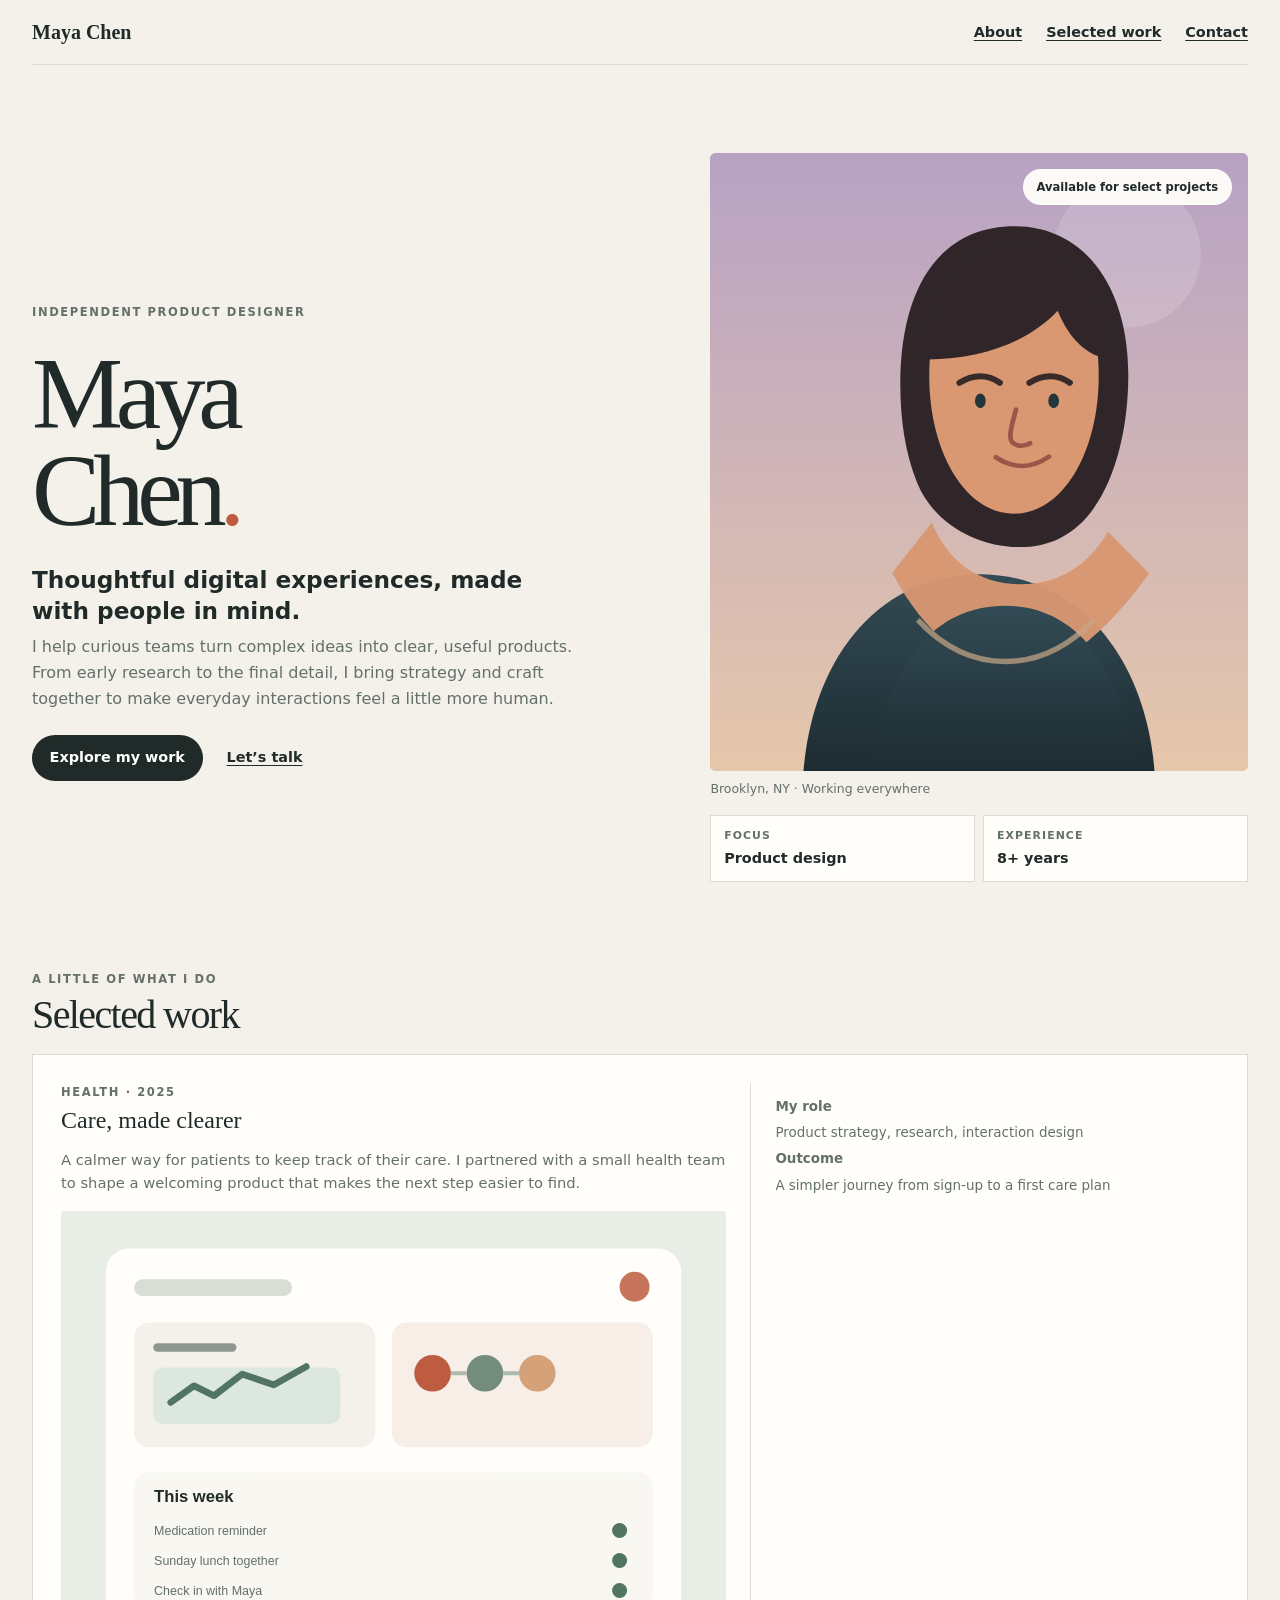
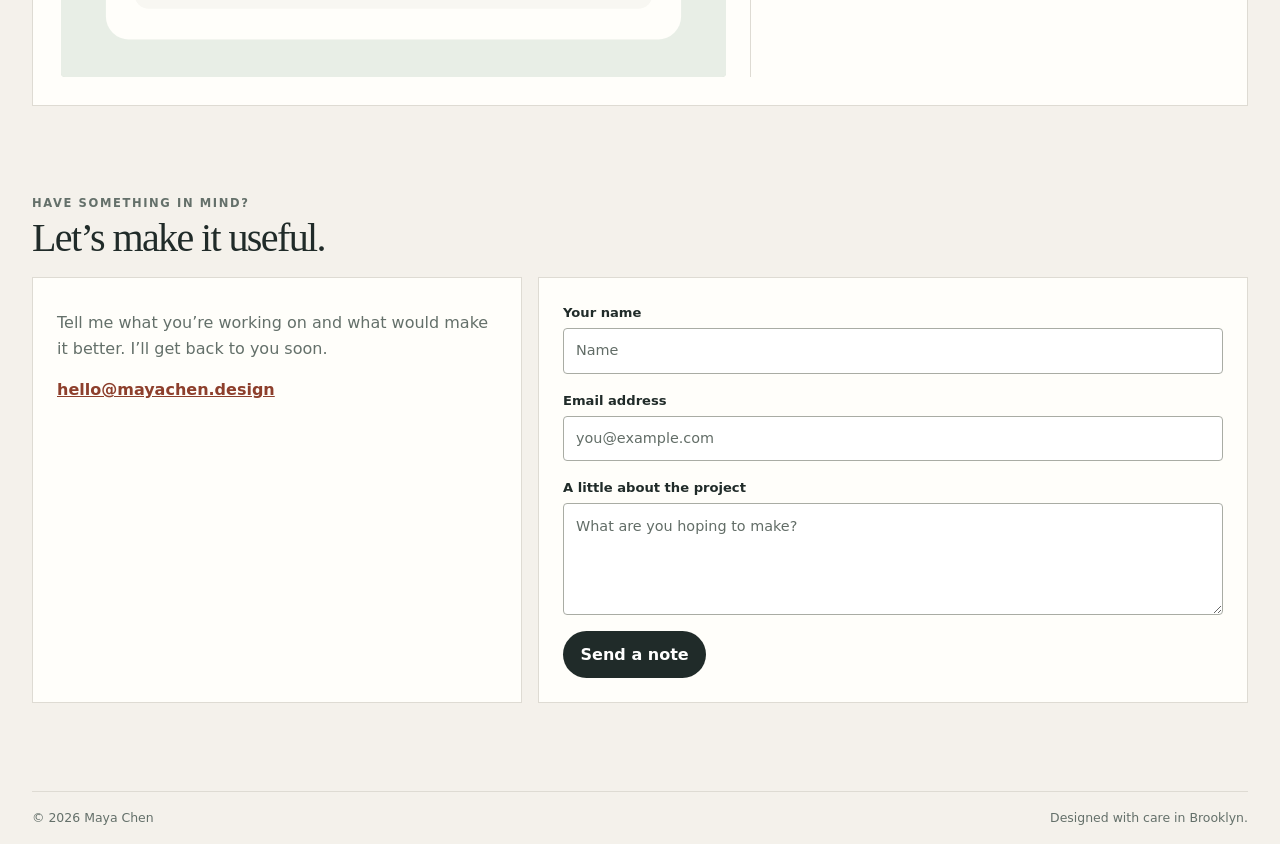
<file: profile.html>
<!doctype html>
<html lang="en">
  <head>
    <meta charset="utf-8">
    <meta name="viewport" content="width=device-width, initial-scale=1">
    <meta name="description" content="Maya Chen is a Brooklyn-based product designer building clear, thoughtful digital experiences. Explore her work and get in touch.">
    <meta name="theme-color" content="#f4f1eb">
    <title>Maya Chen — Product Designer</title>
    <link rel="preload" as="image" href="assets/maya-portrait-800.svg" imagesrcset="assets/maya-portrait-480.svg 480w, assets/maya-portrait-800.svg 800w, assets/maya-portrait-1200.svg 1200w" imagesizes="(min-width: 760px) 42vw, (min-width: 421px) 72vw, 100vw" fetchpriority="high">
    <style>
      :root {
        color-scheme: light;
        --color-ink: #202b29;
        --color-muted: #64706a;
        --color-paper: #f4f1eb;
        --color-card: #fffefa;
        --color-accent: #bd5c40;
        --color-accent-dark: #8d3f2c;
        --color-line: #dedbd3;
        --color-focus: #74351f;
        --space-1: 0.5rem;
        --space-2: 1rem;
        --space-3: 1.5rem;
        --space-4: 2rem;
        --space-5: clamp(2rem, 7vw, 5.5rem);
        --font-body: "DM Sans", "Avenir Next", system-ui, sans-serif;
        --font-display: "Playfair Display", Georgia, serif;
      }

      *,
      *::before,
      *::after { box-sizing: border-box; }

      html { scroll-behavior: smooth; }

      body {
        min-height: 100vh;
        margin: 0;
        background: var(--color-paper);
        color: var(--color-ink);
        font-family: var(--font-body);
        font-size: 1rem;
        line-height: 1.6;
        -webkit-font-smoothing: antialiased;
      }

      img { display: block; max-width: 100%; height: auto; }
      a { color: inherit; }
      h1, h2, h3, p { overflow-wrap: anywhere; }
      input, textarea, button { font: inherit; }

      .site-header,
      .page-main,
      .site-footer {
        width: min(100% - 2rem, 76rem);
        margin-inline: auto;
      }

      .site-header {
        display: flex;
        flex-direction: column;
        align-items: flex-start;
        gap: var(--space-2);
        padding-block: var(--space-2);
        border-bottom: 1px solid var(--color-line);
      }

      .site-brand {
        font-family: var(--font-display);
        font-size: 1.25rem;
        font-weight: 600;
        text-decoration: none;
      }

      .site-nav__list {
        display: flex;
        flex-wrap: wrap;
        gap: var(--space-2) var(--space-3);
        margin: 0;
        padding: 0;
        list-style: none;
      }

      .site-nav a { font-size: 0.9rem; font-weight: 600; text-decoration-thickness: 0.08em; text-underline-offset: 0.2em; }
      .site-nav a:hover, .text-link:hover { color: var(--color-accent-dark); }

      .profile-layout {
        display: flex;
        flex-direction: column;
        gap: var(--space-5);
        padding-block: var(--space-5);
      }

      .profile-intro { padding-top: 0; }
      .eyebrow, .section-kicker { margin: 0; color: var(--color-muted); font-size: 0.72rem; font-weight: 700; letter-spacing: 0.14em; text-transform: uppercase; }
      .profile-title { margin: var(--space-3) 0 var(--space-2); font-family: var(--font-display); font-size: clamp(3.5rem, 13vw, 7rem); font-weight: 500; letter-spacing: -0.07em; line-height: 0.95; }
      .profile-title__period { color: var(--color-accent); }
      .profile-role { max-width: 32rem; margin: var(--space-3) 0 var(--space-1); font-size: clamp(1.15rem, 4vw, 1.45rem); font-weight: 600; line-height: 1.35; }
      .profile-bio { max-width: 36rem; margin: 0; color: var(--color-muted); }

      .profile-actions { display: flex; flex-wrap: wrap; align-items: center; gap: var(--space-2) var(--space-3); margin-top: var(--space-3); }
      .button { display: inline-flex; align-items: center; justify-content: center; min-height: 2.85rem; padding: 0.65rem 1.1rem; border-radius: 99px; font-size: 0.9rem; font-weight: 700; text-decoration: none; }
      .button--primary { background: var(--color-ink); color: #fff; }
      .button--primary:hover { background: var(--color-accent-dark); }
      .text-link { font-size: 0.9rem; font-weight: 700; text-underline-offset: 0.2em; }

      .portrait-card { position: relative; min-width: 0; margin: 0; }
      .portrait-card__image { width: 100%; aspect-ratio: 4 / 4.6; border-radius: 0.35rem; background: #ded2c1; object-fit: cover; object-position: center 35%; }
      .portrait-card__caption { margin: var(--space-1) 0 0; color: var(--color-muted); font-size: 0.78rem; }
      .availability { position: absolute; top: var(--space-2); right: var(--space-2); padding: 0.5rem 0.8rem; border: 1px solid rgb(255 255 255 / 70%); border-radius: 99px; background: rgb(255 254 250 / 95%); font-size: 0.72rem; font-weight: 700; }

      .profile-details { display: flex; flex-direction: column; gap: var(--space-1); margin: var(--space-2) 0 0; }
      .detail-card { min-width: 0; padding: 0.7rem 0.8rem; border: 1px solid var(--color-line); background: var(--color-card); }
      .detail-card__label { margin: 0; color: var(--color-muted); font-size: 0.68rem; font-weight: 700; letter-spacing: 0.1em; text-transform: uppercase; }
      .detail-card__value { margin: 0.15rem 0 0; font-size: 0.9rem; font-weight: 600; }

      .work-section, .contact-section { padding-bottom: var(--space-5); }
      .section-heading { display: flex; flex-wrap: wrap; align-items: end; justify-content: space-between; gap: var(--space-2); margin-bottom: var(--space-2); }
      .section-title { margin: 0.2rem 0 0; font-family: var(--font-display); font-size: clamp(1.8rem, 6vw, 2.5rem); font-weight: 500; letter-spacing: -0.04em; line-height: 1.15; }
      .project-card { display: flex; flex-direction: column; gap: var(--space-3); padding: clamp(1rem, 4vw, 1.75rem); border: 1px solid var(--color-line); background: var(--color-card); }
      .project-summary { min-width: 0; }
      .project-card__image { width: 100%; aspect-ratio: 10 / 7; margin-top: var(--space-2); border-radius: 0.25rem; background: #d7e0d5; object-fit: cover; }
      .project-card__title { margin: 0; font-family: var(--font-display); font-size: 1.5rem; font-weight: 500; }
      .project-card__description { margin: var(--space-1) 0 0; color: var(--color-muted); font-size: 0.92rem; }
      .project-card__aside { align-self: stretch; padding-top: var(--space-2); border-top: 1px solid var(--color-line); color: var(--color-muted); font-size: 0.84rem; }
      .project-card__aside p { margin: 0.3rem 0; }

      .contact-grid { display: flex; flex-direction: column; gap: var(--space-2); align-items: stretch; }
      .contact-panel, .contact-form { min-width: 0; padding: clamp(1rem, 4vw, 1.5rem); border: 1px solid var(--color-line); background: var(--color-card); }
      .contact-panel__copy { margin: var(--space-1) 0 var(--space-2); color: var(--color-muted); }
      .contact-panel__email { color: var(--color-accent-dark); font-weight: 700; overflow-wrap: anywhere; }
      .contact-form { display: flex; flex-direction: column; gap: var(--space-2); }
      .form-field { display: flex; min-width: 0; flex-direction: column; gap: 0.3rem; }
      .form-label { font-size: 0.82rem; font-weight: 700; }
      .form-control { width: 100%; min-height: 2.8rem; padding: 0.65rem 0.75rem; border: 1px solid #a9aca4; border-radius: 0.25rem; background: #fff; color: var(--color-ink); font-size: 0.9rem; }
      .form-control::placeholder { color: #626d67; opacity: 1; }
      .form-control--message { min-height: 7rem; resize: vertical; }
      .form-submit { align-self: flex-start; min-height: 2.85rem; padding: 0.65rem 1.1rem; border: 0; border-radius: 99px; background: var(--color-ink); color: #fff; font-weight: 700; cursor: pointer; }
      .form-submit:hover { background: var(--color-accent-dark); }

      .site-footer { display: flex; flex-direction: column; gap: var(--space-1); padding-block: var(--space-2); border-top: 1px solid var(--color-line); color: var(--color-muted); font-size: 0.78rem; }
      .site-footer p { margin: 0; }

      :where(a, button, input, textarea):focus-visible { outline: 3px solid var(--color-focus); outline-offset: 4px; }

      @media (min-width: 421px) {
        .site-header { flex-direction: row; align-items: center; justify-content: space-between; }
        .profile-details { flex-direction: row; }
        .detail-card { flex: 1; }
        .site-footer { flex-direction: row; justify-content: space-between; }
      }

      @media (min-width: 760px) {
        .profile-layout { flex-direction: row; align-items: center; gap: clamp(2rem, 6vw, 5rem); }
        .profile-intro, .portrait-card { flex: 1 1 0; }
        .profile-intro { padding-top: clamp(0.5rem, 4vw, 3rem); }
        .profile-title { font-size: clamp(4rem, 8vw, 7rem); }
        .project-card { flex-direction: row; align-items: center; }
        .project-summary { flex: 1.2 1 0; }
        .project-card__aside { flex: 0.8 1 0; padding: var(--space-1) 0 var(--space-1) var(--space-3); border-top: 0; border-left: 1px solid var(--color-line); }
        .contact-grid { flex-direction: row; }
        .contact-panel { flex: 0.8 1 0; }
        .contact-form { flex: 1.2 1 0; }
      }

      @media (prefers-reduced-motion: reduce) {
        html { scroll-behavior: auto; }
      }
    </style>
  </head>
  <body>
    <header class="site-header">
      <a class="site-brand" href="#main">Maya Chen</a>
      <nav class="site-nav" aria-label="Main navigation">
        <ul class="site-nav__list">
          <li><a href="#about">About</a></li>
          <li><a href="#work">Selected work</a></li>
          <li><a href="#contact">Contact</a></li>
        </ul>
      </nav>
    </header>

    <main class="page-main" id="main">
      <section class="profile-layout" id="about" aria-labelledby="profile-title">
        <article class="profile-intro">
          <p class="eyebrow">Independent product designer</p>
          <h1 class="profile-title" id="profile-title">Maya<br>Chen<span class="profile-title__period">.</span></h1>
          <p class="profile-role">Thoughtful digital experiences, made with people in mind.</p>
          <p class="profile-bio">I help curious teams turn complex ideas into clear, useful products. From early research to the final detail, I bring strategy and craft together to make everyday interactions feel a little more human.</p>
          <div class="profile-actions">
            <a class="button button--primary" href="#work">Explore my work</a>
            <a class="text-link" href="#contact">Let’s talk</a>
          </div>
        </article>

        <aside class="profile-aside" aria-label="Portrait and profile details">
          <figure class="portrait-card">
            <img class="portrait-card__image" src="assets/maya-portrait-800.svg" srcset="assets/maya-portrait-480.svg 480w, assets/maya-portrait-800.svg 800w, assets/maya-portrait-1200.svg 1200w" sizes="(min-width: 760px) 42vw, (min-width: 421px) 72vw, 100vw" alt="Illustrated portrait of Maya Chen" width="800" height="920" fetchpriority="high" decoding="async">
            <span class="availability">Available for select projects</span>
            <figcaption class="portrait-card__caption">Brooklyn, NY · Working everywhere</figcaption>
          </figure>
          <dl class="profile-details">
            <div class="detail-card"><dt class="detail-card__label">Focus</dt><dd class="detail-card__value">Product design</dd></div>
            <div class="detail-card"><dt class="detail-card__label">Experience</dt><dd class="detail-card__value">8+ years</dd></div>
          </dl>
        </aside>
      </section>

      <section class="work-section" id="work" aria-labelledby="work-title">
        <div class="section-heading">
          <div><p class="section-kicker">A little of what I do</p><h2 class="section-title" id="work-title">Selected work</h2></div>
        </div>
        <article class="project-card" aria-labelledby="project-title">
          <div class="project-summary">
            <p class="section-kicker">Health · 2025</p>
            <h3 class="project-card__title" id="project-title">Care, made clearer</h3>
            <p class="project-card__description">A calmer way for patients to keep track of their care. I partnered with a small health team to shape a welcoming product that makes the next step easier to find.</p>
            <img class="project-card__image" src="assets/care-project-800.svg" srcset="assets/care-project-480.svg 480w, assets/care-project-800.svg 800w, assets/care-project-1200.svg 1200w" sizes="(min-width: 760px) 45vw, 100vw" alt="A soft green product mockup showing a patient care dashboard" width="800" height="560" loading="lazy" decoding="async">
          </div>
          <aside class="project-card__aside" aria-label="Project contribution">
            <p><strong>My role</strong></p>
            <p>Product strategy, research, interaction design</p>
            <p><strong>Outcome</strong></p>
            <p>A simpler journey from sign-up to a first care plan</p>
          </aside>
        </article>
      </section>

      <section class="contact-section" id="contact" aria-labelledby="contact-title">
        <div class="section-heading">
          <div><p class="section-kicker">Have something in mind?</p><h2 class="section-title" id="contact-title">Let’s make it useful.</h2></div>
        </div>
        <div class="contact-grid">
          <aside class="contact-panel" aria-label="Contact information">
            <p class="contact-panel__copy">Tell me what you’re working on and what would make it better. I’ll get back to you soon.</p>
            <a class="contact-panel__email" href="mailto:hello@mayachen.design">hello@mayachen.design</a>
          </aside>
          <form class="contact-form" action="#contact" method="get">
            <div class="form-field">
              <label class="form-label" for="name">Your name</label>
              <input class="form-control" id="name" name="name" type="text" autocomplete="name" placeholder="Name" required minlength="2">
            </div>
            <div class="form-field">
              <label class="form-label" for="email">Email address</label>
              <input class="form-control" id="email" name="email" type="email" autocomplete="email" placeholder="you@example.com" required>
            </div>
            <div class="form-field">
              <label class="form-label" for="message">A little about the project</label>
              <textarea class="form-control form-control--message" id="message" name="message" placeholder="What are you hoping to make?" required minlength="10"></textarea>
            </div>
            <button class="form-submit" type="submit">Send a note</button>
          </form>
        </div>
      </section>
    </main>

    <footer class="site-footer">
      <p>© 2026 Maya Chen</p>
      <p>Designed with care in Brooklyn.</p>
    </footer>
  </body>
</html>
</file>
